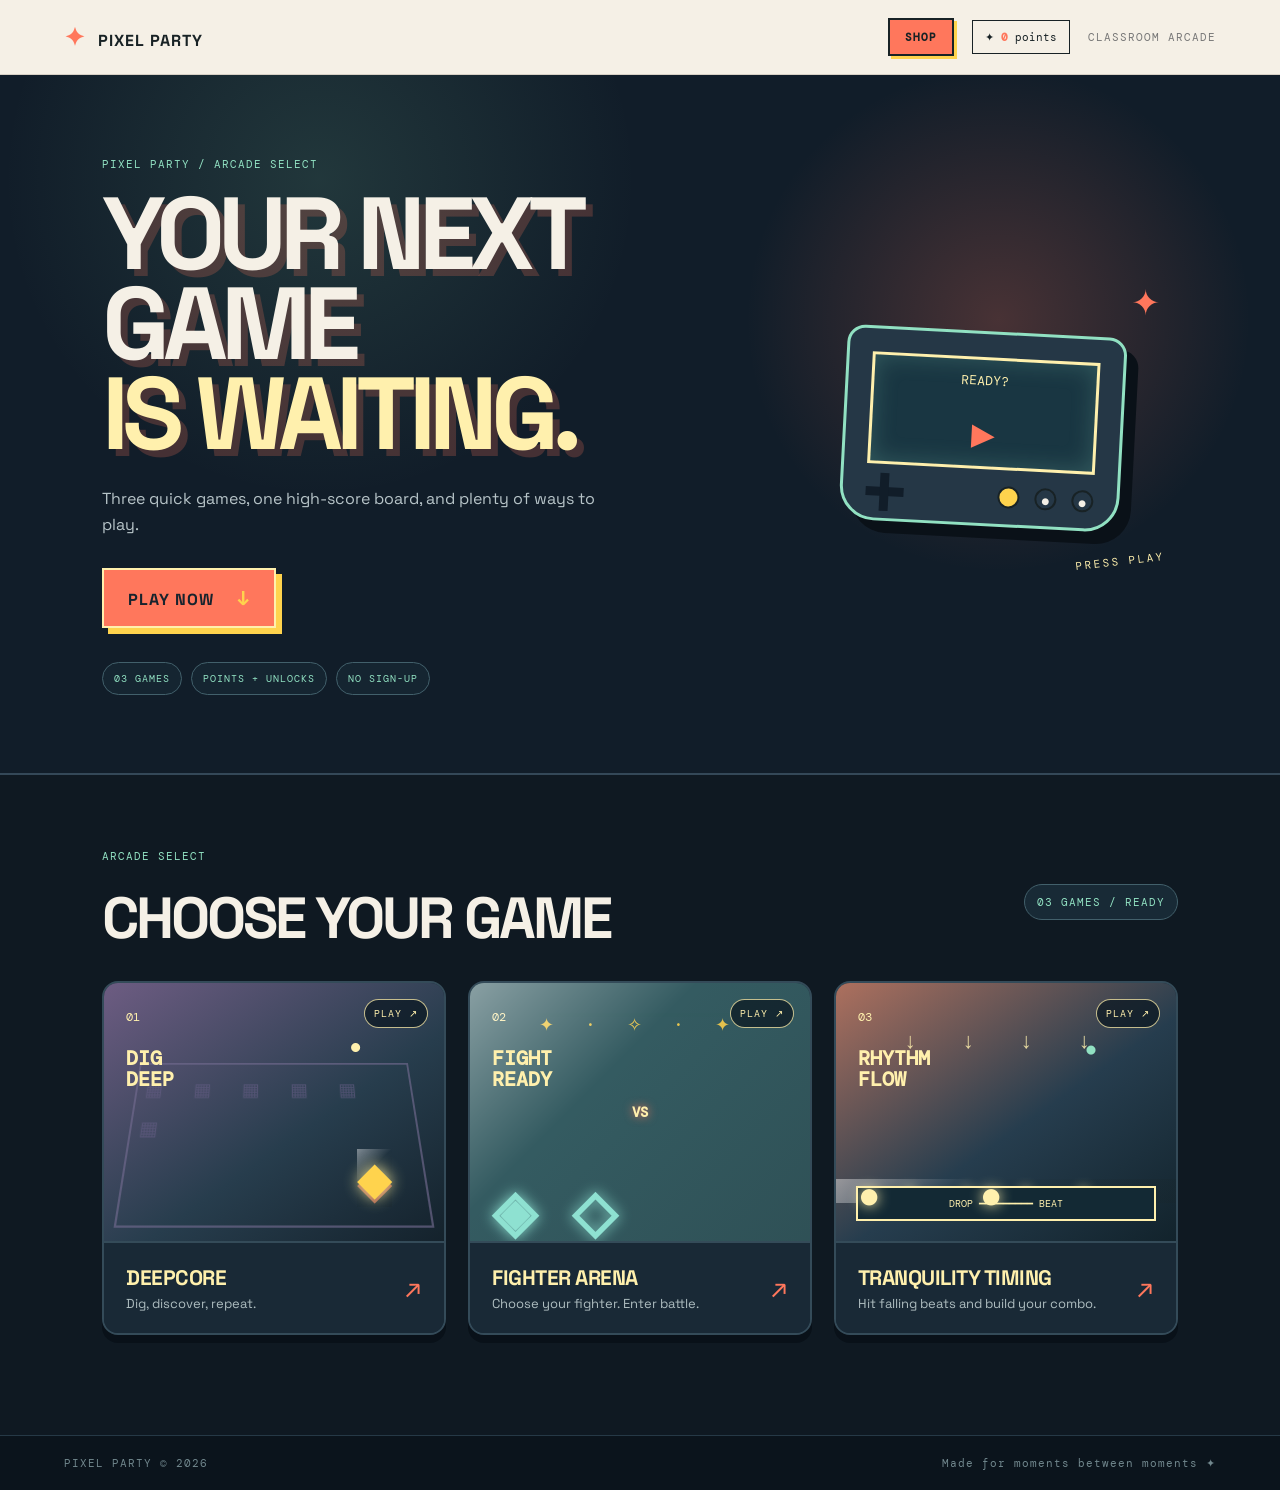
<file: index.html>
<!doctype html>
<html lang="en">
<head>
<meta charset="UTF-8">
<meta name="viewport" content="width=device-width,initial-scale=1,maximum-scale=1,user-scalable=no,viewport-fit=cover">
<meta name="theme-color" content="#ffd34d">
<title>Pixel Party — Classroom Arcade</title>
<link rel="stylesheet" href="styles.css">
<script src="score.js"></script>
</head>
<body>
<header class="topbar">
  <a class="logo" href="index.html"><span>✦</span> PIXEL PARTY</a>
  <nav>
    <a class="nav-link" href="shop.html">Shop</a>
    <span class="points-pill">✦ <b data-points>0</b> points</span>
    <span class="school-tag">CLASSROOM ARCADE</span>
  </nav>
</header>
<main>
  <section class="cover">
    <div class="cover-copy">
      <p class="kicker">PIXEL PARTY / ARCADE SELECT</p>
      <h1>Your next game<br><i>is waiting.</i></h1>
      <p class="lede">Three quick games, one high-score board, and plenty of ways to play.</p>
      <a class="button primary" href="#games">Play now <span>↓</span></a>
      <div class="hero-meta"><span>03 GAMES</span><span>POINTS + UNLOCKS</span><span>NO SIGN-UP</span></div>
    </div>
    <div class="cover-art">
      <div class="sun">✦</div>
      <div class="console">
        <div class="screen"><span>READY?</span><b>▶</b></div>
        <div class="controls"><i></i><em></em><strong>●</strong><strong>●</strong></div>
      </div>
    </div>
  </section>
  <section class="games" id="games">
    <div class="section-top">
      <div><p class="kicker">ARCADE SELECT</p><h2>Choose your game</h2></div>
      <span class="count">03 GAMES / READY</span>
    </div>
    <div class="game-grid">
      <a class="game-card clean-card" href="deepcore/index.html">
        <div class="art"><span class="art-number">01</span><span class="art-title">DIG<br>DEEP</span><span class="room">◆</span><span class="trash t1">✦</span><span class="broom">⚒</span></div>
        <div class="card-body"><div><h3>Deepcore</h3><p>Dig, discover, repeat.</p></div><span class="go">↗</span></div>
      </a>
      <a class="game-card hide-card" href="game.html?game=fighter">
        <div class="art fighter-art"><span class="art-number">02</span><span class="art-title">FIGHT<br>READY</span><span class="fighter-a">◆</span><span class="fighter-b">✦</span><b class="vs">VS</b></div>
        <div class="card-body"><div><h3>Fighter Arena</h3><p>Choose your fighter. Enter battle.</p></div><span class="go">↗</span></div>
      </a>
      <a class="game-card maze-card" href="game.html?game=running">
        <div class="art runner-art"><span class="art-number">03</span><span class="art-title">RHYTHM<br>FLOW</span><span class="runner-a">◆</span><span class="runner-b">✦</span><span class="track">DROP ━━━━━━━━━ BEAT</span></div>
        <div class="card-body"><div><h3>Tranquility Timing</h3><p>Hit falling beats and build your combo.</p></div><span class="go">↗</span></div>
      </a>
    </div>
  </section>
</main>
<footer><span>PIXEL PARTY © 2026</span><span>Made for moments between moments ✦</span></footer>
</body>
</html>
</file>
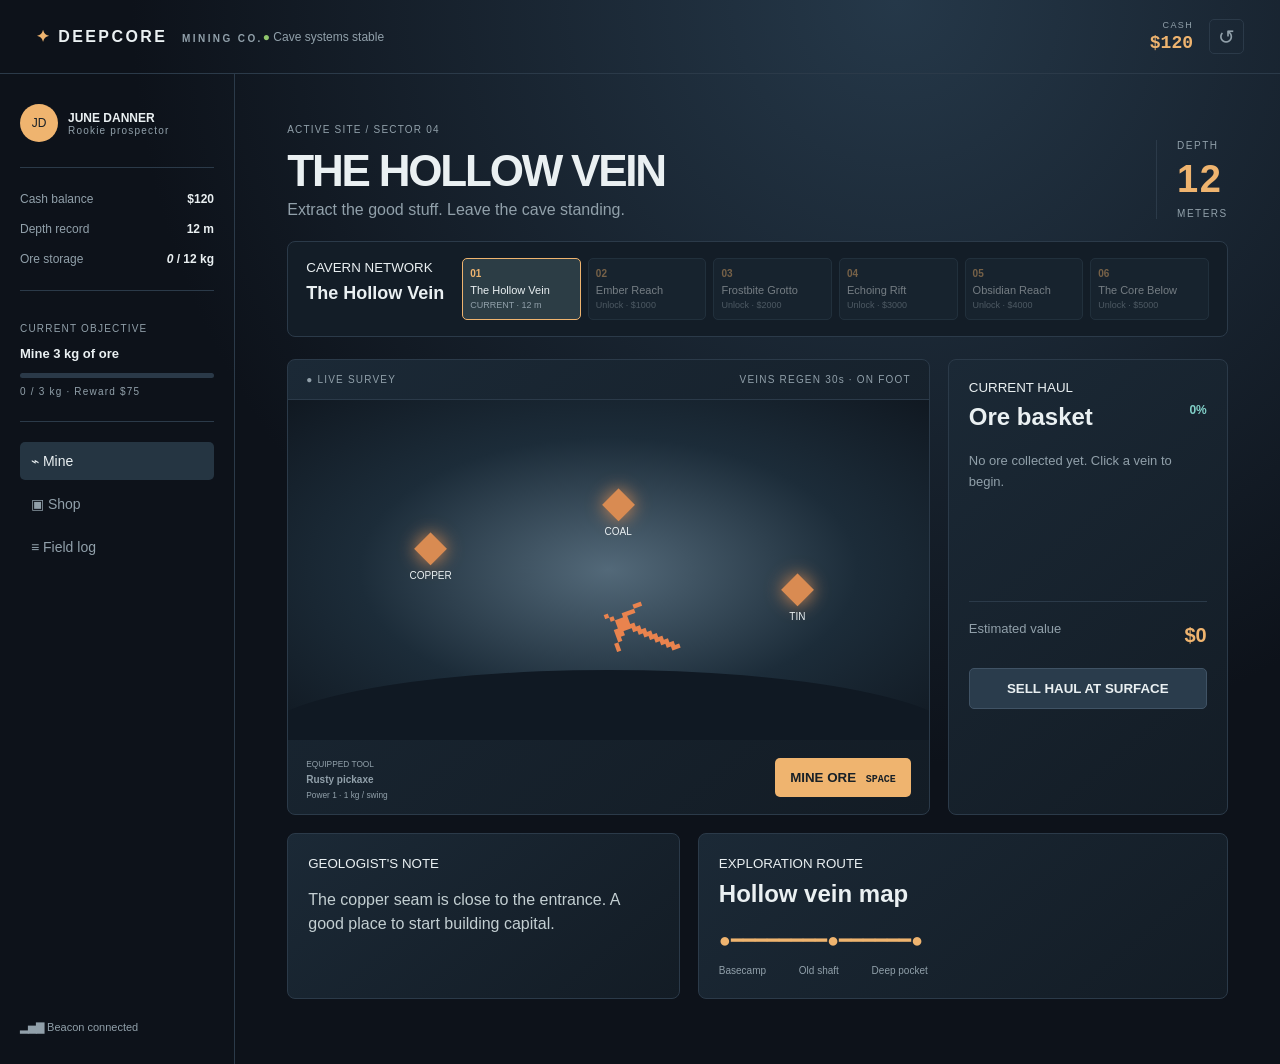
<file: Deepcore-Cave-Mining/index.html>
<!doctype html><html lang="en"><head><meta charset="UTF-8"><meta name="viewport" content="width=device-width,initial-scale=1"><title>Deepcore — Cave Mining Company</title><link rel="stylesheet" href="styles.css"></head><body><main class="app"><header><div class="brand">✦ DEEPCORE <small>MINING CO.</small></div><div class="status">● Cave systems stable</div><button id="reset">↺</button></header><div class="layout"><aside><div class="profile"><div class="avatar">JD</div><div><b>JUNE DANNER</b><small>Rookie prospector</small></div></div><div class="stats"><span>Cash balance <b id="cash">$120</b></span><span>Depth record <b id="depth">12 m</b></span><span>Ore storage <b><i id="storage">0</i> / 12 kg</b></span></div><div class="objective"><small>CURRENT OBJECTIVE</small><b id="objective">Mine 3 kg of ore</b><div><i id="progress"></i></div><small id="progressText">0 / 3 kg</small></div><nav><button class="active" data-view="mine">⌁ Mine</button><button data-view="shop">▣ Shop</button><button data-view="log">≡ Field log</button></nav><footer>▂▅▇ Beacon connected</footer></aside><section class="content"><div id="mineView"><div class="heading"><div><small>ACTIVE SITE / SECTOR 04</small><h1>THE HOLLOW VEIN</h1><p>Extract the good stuff. Leave the cave standing.</p></div><div class="depthBox">DEPTH<strong id="depthBig">12</strong>METERS</div></div><div class="mineLayout"><section class="panel cave"><div class="toolbar">● LIVE SURVEY <span>VEINS REGEN 30s · ON FOOT</span></div><div class="scene"><div class="miner">⛏</div><button class="ore copper" data-ore="copper">◆<small>copper</small></button><button class="ore quartz" data-ore="quartz">✦<small>quartz</small></button><button class="ore iron" data-ore="iron">◆<small>iron</small></button><div class="floor"></div></div><div class="caveFooter"><span><small>EQUIPPED TOOL</small><b>Rusty pickaxe</b><small>Power 1 · 1 kg / swing</small></span><button class="primary" id="mine">MINE ORE <kbd>SPACE</kbd></button></div></section><section class="panel haul"><small>CURRENT HAUL</small><h2>Ore basket <em id="capacity">0%</em></h2><div id="haulList">No ore collected yet. Click a vein to begin.</div><div class="total">Estimated value <b id="value">$0</b></div><button class="secondary" id="sell">SELL HAUL AT SURFACE</button></section></div><div class="lower"><section class="panel note"><small>GEOLOGIST'S NOTE</small><p id="note">The copper seam is close to the entrance. A good place to start building capital.</p></section><section class="panel map"><small>EXPLORATION ROUTE</small><h2>Hollow vein map</h2><div class="route">●━━━━━━━━●━━━━━━●<small>Basecamp　　　 Old shaft　　　 Deep pocket</small></div></section></div></div><div id="shopView" class="hidden"><div class="heading"><div><small>BASECAMP / SUPPLY DEPOT</small><h1>UPGRADE YOUR RIG</h1><p>Spend smart. Go deeper. Bring more back.</p></div></div><div class="shop"><article class="panel"><big>⛏</big><h2>Steel pickaxe</h2><p>Increase your mining power.</p><button class="secondary" data-upgrade="power">BUY · $80</button></article><article class="panel"><big>▣</big><h2>Storage crate</h2><p>Carry 8 more kilograms of ore.</p><button class="secondary" data-upgrade="storage">BUY · $100</button></article></div></div><div id="logView" class="hidden"><div class="heading"><div><small>FIELD NOTES / SECTOR 04</small><h1>PROSPECTOR'S LOG</h1></div></div><section class="panel log" id="log"></section></div></section></div></main><script src="script.js"></script></body></html>
</file>
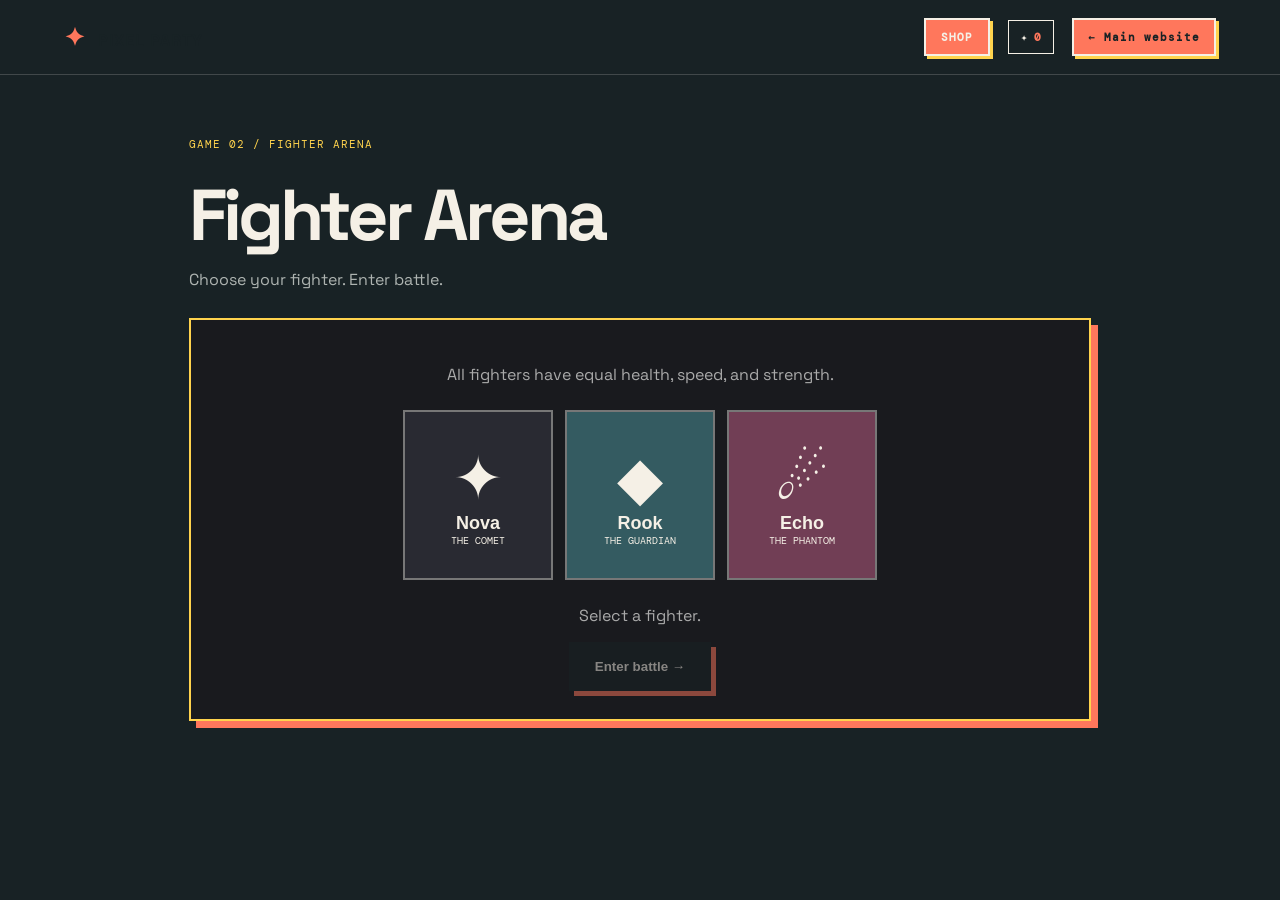
<file: game.html>
<!doctype html>
<html lang="en"><head><meta charset="UTF-8"><meta name="viewport" content="width=device-width,initial-scale=1,maximum-scale=1,user-scalable=no,viewport-fit=cover"><meta name="theme-color" content="#182225"><title>Pixel Party Game</title><link rel="stylesheet" href="styles.css"><script src="score.js"></script></head><body class="game-page"><header class="topbar"><a class="logo" href="index.html"><span>✦</span> PIXEL PARTY</a><nav><a class="nav-link back" href="shop.html">Shop</a><span class="points-pill">✦ <b data-points>0</b></span><a class="back" href="index.html">← Main website</a></nav></header><main class="play"><div class="play-head"><div><p class="kicker" id="game-kicker">PIXEL PARTY</p><h1 id="game-title">Game</h1><p id="game-desc">Loading...</p></div></div><section id="game-area"></section></main><script src="script.js"></script></body></html>
</file>
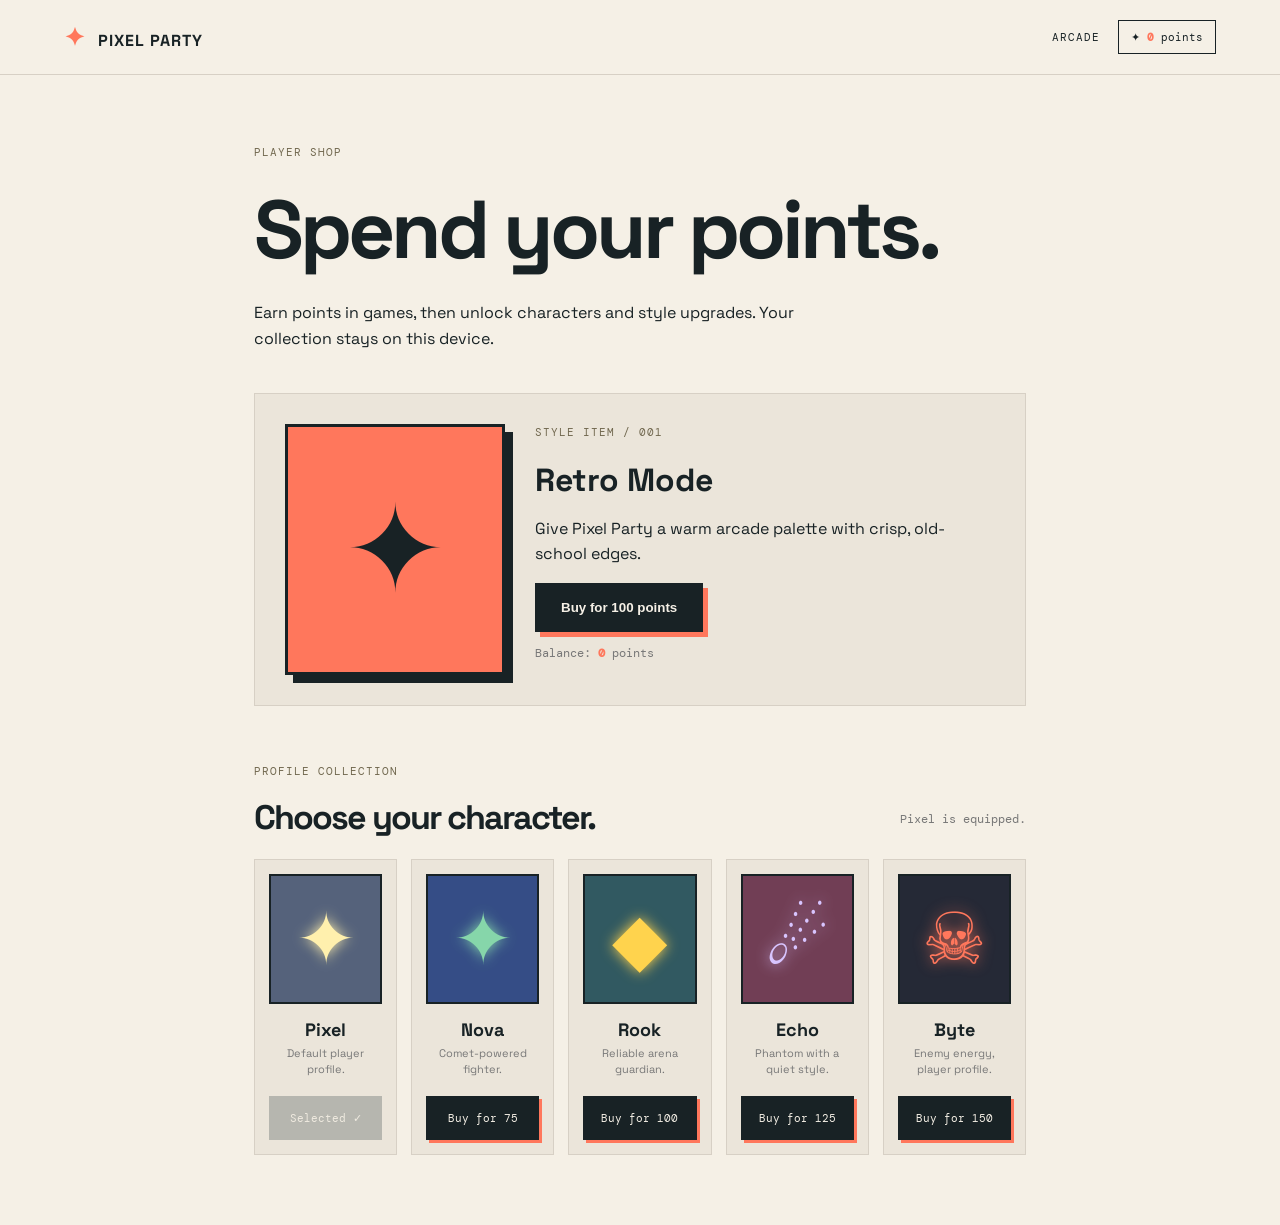
<file: shop.html>
<!doctype html>
<html lang="en">
<head>
<meta charset="UTF-8"><meta name="viewport" content="width=device-width,initial-scale=1,maximum-scale=1,user-scalable=no,viewport-fit=cover">
<title>Pixel Party Shop</title><link rel="stylesheet" href="styles.css"><script src="score.js"></script>
</head>
<body class="shop-page">
<header class="topbar"><a class="logo" href="index.html"><span>✦</span> PIXEL PARTY</a><nav><a class="nav-link" href="index.html">Arcade</a><span class="points-pill">✦ <b data-points>0</b> points</span></nav></header>
<main class="shop-main">
<p class="kicker">PLAYER SHOP</p><h1>Spend your points.</h1><p class="lede">Earn points in games, then unlock characters and style upgrades. Your collection stays on this device.</p>
<section class="shop-card"><div class="shop-art">✦</div><div class="shop-copy"><p class="kicker">STYLE ITEM / 001</p><h2>Retro Mode</h2><p>Give Pixel Party a warm arcade palette with crisp, old-school edges.</p><button class="button primary" id="buy-retro">Buy for 100 points</button><p class="shop-note" id="shop-note">Balance: <b data-points>0</b> points</p></div></section>
<section class="profile-shop"><div class="shop-section-head"><div><p class="kicker">PROFILE COLLECTION</p><h2>Choose your character.</h2></div><p class="shop-note" id="profile-status">Pixel is equipped.</p></div><div class="profile-grid">
<article class="profile-card"><div class="profile-art profile-pixel">✦</div><h3>Pixel</h3><p>Default player profile.</p><button class="button profile-action" data-profile="pixel" data-price="0">Select</button></article>
<article class="profile-card"><div class="profile-art profile-nova">✦</div><h3>Nova</h3><p>Comet-powered fighter.</p><button class="button profile-action" data-profile="nova" data-price="75">Buy for 75</button></article>
<article class="profile-card"><div class="profile-art profile-rook">◆</div><h3>Rook</h3><p>Reliable arena guardian.</p><button class="button profile-action" data-profile="rook" data-price="100">Buy for 100</button></article>
<article class="profile-card"><div class="profile-art profile-echo">☄</div><h3>Echo</h3><p>Phantom with a quiet style.</p><button class="button profile-action" data-profile="echo" data-price="125">Buy for 125</button></article>
<article class="profile-card"><div class="profile-art profile-byte">☠</div><h3>Byte</h3><p>Enemy energy, player profile.</p><button class="button profile-action" data-profile="byte" data-price="150">Buy for 150</button></article>
</div></section>
</main>
<script>
const button=document.querySelector('#buy-retro'),note=document.querySelector('#shop-note');
function update(){const owned=PixelParty.retro();button.disabled=owned;button.textContent=owned?'Owned ✓':'Buy for 100 points';note.innerHTML=owned?'Retro Mode is active on this device.':'Balance: <b data-points>'+PixelParty.points()+'</b> points';}
button.onclick=()=>{if(PixelParty.retro())return;if(!PixelParty.spend(100)){note.textContent='You need 100 points first.';return;}PixelParty.buyRetro();update();};
const profileKey='pixel-party-profiles',selectedKey='pixel-party-selected';
const getProfiles=()=>JSON.parse(localStorage.getItem(profileKey)||'["pixel"]');
const setProfiles=profiles=>localStorage.setItem(profileKey,JSON.stringify(profiles));
const selectedProfile=()=>localStorage.getItem(selectedKey)||'pixel';
function renderProfiles(){const owned=getProfiles(),selected=selectedProfile();document.querySelectorAll('.profile-action').forEach(action=>{const id=action.dataset.profile,price=Number(action.dataset.price),has=owned.includes(id);action.textContent=id===selected?'Selected ✓':has?'Select':`Buy for ${price}`;action.disabled=id===selected;});const active=document.querySelector('#profile-status');active.textContent=(selected[0].toUpperCase()+selected.slice(1))+' is equipped.';}
document.querySelectorAll('.profile-action').forEach(action=>action.onclick=()=>{const id=action.dataset.profile,price=Number(action.dataset.price),owned=getProfiles();if(!owned.includes(id)){if(!PixelParty.spend(price)){document.querySelector('#profile-status').textContent='You need more points for that character.';return;}owned.push(id);setProfiles(owned);}localStorage.setItem(selectedKey,id);renderProfiles();});
document.addEventListener('pointschange',()=>{update();renderProfiles();});document.addEventListener('themechange',update);update();renderProfiles();
</script></body></html>
</file>
<file: styles.css>
@import url('https://fonts.googleapis.com/css2?family=DM+Mono&family=Space+Grotesk:wght@400;600;700&display=swap');:root{--ink:#182225;--cream:#f5f0e6;--orange:#ff775c;--yellow:#ffd34d;--mint:#bce8d2;--lav:#c9c1f1;--line:#d7d0c5}*{box-sizing:border-box}body{margin:0;background:var(--cream);color:var(--ink);font-family:'Space Grotesk',sans-serif}.topbar{height:75px;border-bottom:1px solid var(--line);display:flex;align-items:center;justify-content:space-between;padding:0 5vw}.logo{color:var(--ink);font-weight:700;letter-spacing:1px;text-decoration:none}.logo span{color:var(--orange);font-size:25px;margin-right:7px}.school-tag,.back,.count,.kicker,footer,.score small,.game-tip,.toolbar,.keys{font:11px 'DM Mono',monospace;letter-spacing:1px}.school-tag,.count{color:#777}.back{color:var(--cream);text-decoration:none}.cover{min-height:505px;padding:75px 12vw 70px;display:flex;justify-content:space-between;align-items:center;background:var(--yellow)}.cover-copy{max-width:510px}.kicker{color:#71684f;margin:0 0 18px}.cover h1{font-size:clamp(52px,7vw,92px);line-height:.88;letter-spacing:-5px;margin:0 0 27px}.cover h1 i{color:var(--orange);font-style:normal}.lede{font-size:16px;line-height:1.6;max-width:425px;margin:0 0 30px}.button{display:inline-block;padding:15px 24px;border:2px solid var(--ink);background:var(--ink);color:var(--cream);text-decoration:none;font-weight:700;box-shadow:5px 5px var(--orange)}.button span{color:var(--yellow);font-size:20px;margin-left:18px}.cover-art{width:380px;height:300px;position:relative}.console{position:absolute;top:55px;left:45px;width:280px;height:195px;background:var(--orange);border:3px solid var(--ink);border-radius:18px 18px 35px 35px;box-shadow:10px 10px var(--ink);transform:rotate(4deg);padding:23px}.screen{height:112px;border:3px solid var(--ink);background:#8dcab0;display:grid;place-items:center;color:var(--ink);font:13px 'DM Mono';gap:3px}.screen b{font-size:28px}.controls{display:flex;align-items:center;gap:15px;padding-top:16px}.controls i{width:38px;height:9px;background:var(--ink);display:block;position:relative}.controls i:after{content:'';position:absolute;width:9px;height:38px;background:var(--ink);left:14px;top:-14px}.controls em,.controls strong{width:22px;height:22px;border:2px solid var(--ink);border-radius:50%;font-style:normal;text-align:center}.controls em{margin-left:auto;background:var(--yellow)}.sun,.spark{position:absolute;color:var(--orange);font-size:35px}.sun{right:18px;top:5px}.spark-a{left:10px;bottom:20px}.spark-b{right:0;bottom:75px;font-size:50px}.games{padding:70px 5vw 90px}.section-top{display:flex;justify-content:space-between;align-items:end;margin-bottom:26px}.section-top h2{font-size:42px;letter-spacing:-2px;margin:0}.game-grid{display:grid;grid-template-columns:repeat(3,1fr);gap:18px}.game-card{color:var(--ink);text-decoration:none;border:1px solid var(--line);background:#ebe5da;transition:.2s}.game-card:hover{transform:translateY(-6px);box-shadow:7px 7px var(--orange)}.art{height:245px;position:relative;overflow:hidden;padding:22px}.clean-card .art{background:var(--lav)}.hide-card .art{background:var(--mint)}.maze-card .art{background:#ffb193}.art-number{font:12px 'DM Mono'}.art-title{position:absolute;left:22px;top:65px;font:17px 'DM Mono';line-height:1.05}.room{position:absolute;right:65px;bottom:28px;font-size:145px;color:#a29bc8}.trash{position:absolute;font-size:48px;color:var(--orange);text-shadow:3px 3px var(--ink)}.t1{right:45px;top:50px}.t2{right:125px;bottom:31px;color:var(--yellow)}.broom{position:absolute;right:30px;bottom:15px;font-size:150px;transform:rotate(-35deg)}.bush{position:absolute;right:36px;bottom:5px;font-size:180px;color:#60aa84}.eyes{position:absolute;right:96px;bottom:97px;font-size:25px;letter-spacing:12px;background:var(--ink);color:var(--cream);padding:4px 2px;border-radius:50%}.leaf{position:absolute;right:27px;top:31px;color:var(--orange);font-size:35px}.mini-maze{position:absolute;right:35px;top:48px;font:38px 'DM Mono';line-height:1.35;transform:rotate(-8deg)}.maze-dot{position:absolute;right:68px;bottom:42px;font-size:25px;color:var(--yellow)}.card-body{padding:18px 20px;display:flex;justify-content:space-between;align-items:center;border-top:1px solid var(--line)}.card-body h3{font-size:19px;margin:0 0 4px}.card-body p{color:#777;margin:0;font-size:12px}.go{font-size:27px;color:var(--orange)}footer{border-top:1px solid var(--line);padding:20px 5vw;color:#777;display:flex;justify-content:space-between}.game-page{background:var(--ink);color:var(--cream);min-height:100vh}.game-page .topbar{border-color:#41484a}.play{max-width:950px;margin:auto;padding:62px 24px}.play-head{display:flex;justify-content:space-between;align-items:end;margin-bottom:28px}.play-head .kicker{color:var(--yellow)}.play h1{font-size:clamp(45px,7vw,72px);letter-spacing:-4px;margin:0 0 8px}.play-head p:not(.kicker){color:#aeb4b1;margin:0}.score{border:1px solid #58605e;padding:12px 18px;text-align:right}.score small{display:block;color:#aeb4b1}.score b{font:29px 'DM Mono';color:var(--yellow)}#game-area{background:#eee8dd;color:var(--ink);padding:20px;border:1px solid #777;min-height:450px}.toolbar{display:flex;justify-content:space-between;align-items:center;margin-bottom:14px}.toolbar button{font:inherit;border:0;background:none;text-decoration:underline;cursor:pointer}.clean-board,.seek-board{height:360px;position:relative;overflow:hidden;border:5px solid #67607e}.clean-board{background:var(--lav)}.item{position:absolute;border:0;background:none;font-size:38px;cursor:pointer;transition:.15s}.item:hover{transform:scale(1.2)}.item.found{transform:scale(2);opacity:0}.seek-board{background:#9bd1ad;border-color:#477c5c}.seek-board:before{content:'🌳  🌿  🌳  🌿  🌳  🌿  🌳';position:absolute;inset:20px;color:#3b865a;font-size:75px;line-height:1.8;opacity:.7}.seek-board button{position:absolute;z-index:1;border:0;background:transparent;color:transparent;font-size:23px;cursor:pointer}.game-tip{text-align:center;color:#777;padding-top:15px}.maze-board{display:grid;grid-template-columns:repeat(9,1fr);max-width:540px;margin:auto;border:7px solid #5d556d;background:#5d556d;gap:4px}.cell{aspect-ratio:1;background:#ede2c9;display:grid;place-items:center;font-size:22px}.cell.wall{background:#5d556d}.cell.player{background:var(--orange)}.cell.goal{background:var(--yellow)}.keys{text-align:center;color:#777;margin-top:15px}@media(max-width:760px){.cover{padding:55px 8vw;display:block}.cover-art{width:100%;height:270px;margin-top:30px}.console{left:10%}.game-grid{grid-template-columns:1fr}.game-card:not(:first-child){display:none}.section-top{display:block}.count{display:block;margin-top:15px}.school-tag{display:none}.play{padding:45px 15px}.play-head{align-items:start}footer{display:block}footer span{display:block;margin:5px 0}}
.fighter-art{background:#345b61!important}.fighter-a,.fighter-b{position:absolute;font-size:105px;bottom:30px;text-shadow:4px 4px var(--ink)}.fighter-a{left:35px;color:#8ee1d1}.fighter-b{right:45px;color:#ffac8e}.vs{position:absolute;left:48%;top:50%;background:var(--ink);color:var(--yellow);padding:8px}.runner-art{background:#e98d6c!important}.runner-a,.runner-b{position:absolute;font-size:65px;bottom:45px}.runner-a{left:35%}.runner-b{right:30%;bottom:85px}.track{position:absolute;bottom:28px;left:15px;font:10px 'DM Mono'}.fighter-select,.battle,.runner-game{background:#eee8dd;color:var(--ink);padding:28px;text-align:center;border:2px solid #777}.fighter-choice{display:flex;justify-content:center;gap:12px;margin:25px 0}.fighter-choice button{width:150px;height:170px;background:#394d67;color:white;border:2px solid #777;font-size:60px;cursor:pointer}.fighter-choice button:nth-child(2){background:#345b61}.fighter-choice button:nth-child(3){background:#713e55}.fighter-choice button.selected,.fighter-choice button:hover{border-color:var(--orange);box-shadow:5px 5px var(--orange)}.fighter-choice b,.fighter-choice small{display:block;font-size:18px}.fighter-choice small{font:10px 'DM Mono'}.fighter-select button:disabled{opacity:.5}.battle{display:none}.battle-stage{font-size:75px;display:flex;justify-content:center;gap:40px;margin:25px}.battle-stage span{font:20px 'DM Mono';padding-top:25px}.battle-menu,.move-list{display:flex;justify-content:center;gap:8px;margin:18px;flex-wrap:wrap}.battle-menu button,.move-list button{background:#292a32;color:var(--cream);border:2px solid #777;padding:12px;font:11px 'DM Mono';cursor:pointer}.move-list button:hover,.battle-menu button:hover{border-color:var(--orange)}.runner-game{background:linear-gradient(#e9906c 0 38%,#3e4d5e 38%);min-height:520px;overflow:hidden}.runner-game input{padding:14px;background:#20252b;color:white;border:2px solid #aaa;margin:14px}.run-track{height:270px;margin-top:25px;position:relative;border:3px solid var(--yellow);background:repeating-linear-gradient(0deg,transparent 0 50px,rgba(255,255,255,.5) 51px 53px);overflow:hidden}.start-line,.finish-line{position:absolute;top:0;bottom:0;border-left:4px solid var(--yellow);writing-mode:vertical-rl;padding:10px;font:10px 'DM Mono';color:var(--yellow)}.start-line{left:3%}.finish-line{right:4%}.you-run,.npc{position:absolute;left:7%;font-size:55px}.you-run{top:8px;filter:drop-shadow(0 0 5px var(--yellow));z-index:2}.you-run b{font:10px 'DM Mono';display:block;color:var(--yellow)}.npc{animation:none}.n1{top:60px}.n2{top:112px}.n3{top:164px}.runner-game.racing .you-run,.runner-game.racing .npc{animation:run-right 8s linear forwards}.n1{animation-delay:.4s!important}.n2{animation-delay:.8s!important}.n3{animation-delay:1.1s!important}@keyframes run-right{to{left:82%}}.timing{width:170px;height:60px;margin:20px auto;border:3px solid var(--yellow);border-radius:50%;display:grid;place-items:center;font:10px 'DM Mono'}.timing.ready{animation:ring 1.3s linear infinite}@keyframes ring{0%{box-shadow:0 0 0 40px rgba(255,212,73,.05)}100%{box-shadow:0 0 0 2px var(--orange)}}
.timing-panel{margin:20px auto;padding:18px;max-width:420px;background:#292a32;color:var(--cream);border:2px solid var(--yellow)}.timing-panel b{display:block;color:var(--yellow);font:12px 'DM Mono';margin-bottom:14px}.timing-panel small{display:block;color:#aaa;font:10px 'DM Mono';margin-top:12px}.timing-bar{height:20px;background:#555;border:2px solid #aaa;position:relative;cursor:pointer;overflow:hidden}.timing-bar:after{content:'';position:absolute;left:43%;width:14%;height:100%;background:var(--orange)}.timing-bar i{position:absolute;left:0;top:-4px;height:26px;width:5px;background:white;box-shadow:0 0 8px white;z-index:2}
.timing-bar:after{left:36%!important;width:28%!important}
.game-page #game-area{background:transparent;color:var(--cream);border:0;padding:0}.fighter-select,.battle,.runner-game{background:#191a1e;color:var(--cream);border:2px solid var(--yellow);box-shadow:7px 7px var(--orange)}.fighter-select p,.battle p,.runner-game p{color:#aaa}.fighter-choice button{background:#292a32;color:var(--cream);border-color:#777}.fighter-choice button:nth-child(2){background:#345b61}.fighter-choice button:nth-child(3){background:#713e55}.battle h2,.runner-game h2{color:var(--cream)}.battle-menu button,.move-list button{background:#292a32;color:var(--cream);border-color:#777}.battle-menu button:hover,.move-list button:hover{border-color:var(--yellow);color:var(--yellow)}.runner-game input{background:#292a32;border-color:#777;color:var(--cream)}
.move-list button[data-damage]::after{content:attr(data-damage) ' DMG';margin-left:12px;color:var(--orange);font:10px 'DM Mono'}
.tranquil-game{background:linear-gradient(145deg,#202d3a,#314f58)!important;color:var(--cream)!important;min-height:430px}.calm-meter{height:34px;max-width:580px;margin:45px auto 28px;position:relative;background:#18232b;border:3px solid #8bd6c0;border-radius:8px;cursor:pointer;overflow:hidden}.calm-zone{position:absolute;left:38%;width:24%;height:100%;background:#86d6aa;box-shadow:0 0 22px #86d6aa}.calm-marker{position:absolute;left:0;top:-7px;width:8px;height:42px;background:#fff4bd;box-shadow:0 0 12px #fff4bd;z-index:2}.calm-marker.calm-moving{animation:calm-slide 1.8s ease-in-out infinite alternate}@keyframes calm-slide{from{left:2%}to{left:96%}}
.lane-rhythm{background:linear-gradient(160deg,#1d3440,#263b4e);color:var(--cream);padding:28px;text-align:center;border:2px solid #86d6aa;box-shadow:0 0 25px rgba(134,214,170,.25)}.falling-lanes{display:grid;grid-template-columns:repeat(4,1fr);gap:5px;max-width:520px;height:390px;margin:25px auto;overflow:hidden;background:#18242e;border:3px solid #86d6aa}.falling-lanes>div{position:relative;border-left:1px solid #42606b;border-right:1px solid #42606b;background:linear-gradient(#243744,#1b2934)}.falling-lanes>div:after{content:'';position:absolute;left:0;right:0;bottom:45px;height:4px;background:#fff0ad;box-shadow:0 0 12px #fff0ad}.falling-lanes b{position:absolute;bottom:13px;left:0;right:0;color:#86d6aa;font:12px 'DM Mono';z-index:3}.falling-note{position:absolute;left:50%;top:-30px;transform:translateX(-50%);color:#fff0ad;font-size:30px;text-shadow:0 0 12px #86d6aa;animation:beat-fall 1.9s linear forwards;z-index:2}.falling-lanes>div.hit{background:#41635f}.falling-lanes>div.hit:after{box-shadow:0 0 25px #fff0ad}@keyframes beat-fall{to{top:calc(100% - 72px)}}
.mode-select{display:flex;justify-content:center;gap:8px;margin:18px}.mode-select button{background:#243744;color:var(--cream);border:2px solid #5b8185;padding:10px 15px;font:11px 'DM Mono';cursor:pointer}.mode-select button.selected,.mode-select button:hover{background:#86d6aa;color:#182225;border-color:#fff0ad}.falling-note{animation-duration:var(--fall-time,1.9s)}
.lane-rhythm.hard-mode .falling-note{animation-duration:.72s!important}.lane-rhythm.hard-mode .falling-lanes>div:after{background:#ff775c;box-shadow:0 0 18px #ff775c}.lane-rhythm.hard-mode .falling-lanes{border-color:#ff775c}
.lane-rhythm .falling-note{animation-duration:1.9s!important}.lane-rhythm .falling-lanes>div:after{height:16px;bottom:38px}
.lane-rhythm{position:relative;background:linear-gradient(160deg,#172d3b,#245263)!important;border:1px solid #91e1c2!important;box-shadow:0 14px 35px rgba(4,18,28,.45),inset 0 0 45px rgba(145,225,194,.08)!important;overflow:hidden}.lane-rhythm:before{content:'〰 〰 〰 〰 〰 〰 〰 〰';position:absolute;left:-5%;right:-5%;bottom:16px;color:rgba(145,225,194,.14);font-size:30px;letter-spacing:18px;white-space:nowrap;pointer-events:none}.lane-rhythm h2{font-weight:600;letter-spacing:-1px}.lane-rhythm .kicker{color:#91e1c2}.falling-lanes{position:relative;z-index:1;border:1px solid rgba(145,225,194,.45);border-radius:10px;box-shadow:0 0 24px rgba(145,225,194,.14);background:rgba(8,24,34,.72)}.falling-lanes>div{background:linear-gradient(180deg,rgba(42,77,91,.6),rgba(13,31,42,.78));border-color:rgba(145,225,194,.16)}.falling-lanes>div:after{height:18px!important;bottom:36px!important;background:#fff0ad;border-radius:99px;box-shadow:0 0 18px #fff0ad}.falling-lanes b{color:#91e1c2}.falling-note{color:#fff0ad;font-size:26px;text-shadow:0 0 8px #fff0ad,0 0 20px #91e1c2}.mode-select button{border-radius:99px}.lane-rhythm .button{position:relative;z-index:2;background:#91e1c2;color:#172d3b;box-shadow:4px 4px #ffd34d}.lane-rhythm .button:hover{background:#fff0ad}.lane-rhythm #beat-score{color:#fff0ad;font-weight:600;letter-spacing:1px}
.falling-note{animation-fill-mode:forwards}@keyframes beat-fall{from{top:-30px}to{top:calc(100% + 35px)}}
.falling-note{font-size:18px!important;line-height:1;width:20px;height:20px;text-align:center}
.falling-note{font-size:20px!important;width:32px;height:32px;line-height:32px;border-radius:50%;background:#fff0ad;color:#245263;box-shadow:0 0 14px #fff0ad;text-shadow:none}
.button,.game-card,.game-card *,.fighter-choice button,.battle-menu button,.move-list button,.mode-select button,.timing-bar,.calm-meter,.falling-lanes>[data-key]{touch-action:manipulation}
html{min-height:100%;overscroll-behavior:none}body{min-height:100dvh;overscroll-behavior:none;-webkit-tap-highlight-color:transparent}button,a{touch-action:manipulation}button{min-height:44px}
@media(max-width:760px){
  .topbar{height:58px;padding:0 max(18px,env(safe-area-inset-left)) 0 max(18px,env(safe-area-inset-right))}
  .cover{min-height:calc(100dvh - 58px);padding:34px 20px 28px;overflow:hidden}.cover h1{font-size:clamp(43px,14vw,68px);letter-spacing:-3px}.cover-art{height:210px;margin-top:12px}.console{top:18px;left:50%;width:min(280px,84vw);transform:translateX(-50%) rotate(3deg)}
  .games{padding:42px 20px 55px}.section-top h2{font-size:34px}.game-grid{gap:16px}.art{height:205px}.game-card:hover{transform:none}.card-body{min-height:82px;padding:16px}.go{font-size:32px}
  footer{padding:18px 20px;font-size:10px}
  .game-page{height:100dvh;min-height:100dvh;overflow:hidden}.play{height:calc(100dvh - 58px);overflow:hidden;padding:22px 12px 18px}.play-head{margin-bottom:14px}.play h1{font-size:clamp(34px,11vw,54px);letter-spacing:-2px}.play-head p:not(.kicker){font-size:13px}.game-page #game-area{max-height:calc(100dvh - 160px);overflow:hidden}.fighter-select,.battle,.runner-game,.lane-rhythm{padding:16px 12px}.fighter-choice{gap:7px;margin:16px 0}.fighter-choice button{width:31%;height:132px;font-size:42px;padding:5px}.fighter-choice b{font-size:14px}.fighter-choice small{font-size:8px}.battle-stage{font-size:55px;gap:18px;margin:16px}.battle-menu,.move-list{gap:7px;margin:12px 0}.battle-menu button,.move-list button{min-height:48px;padding:10px 8px}.runner-game{min-height:0}.runner-game input{width:100%;margin:10px 0}.runner-game .button{width:100%}.run-track{height:220px;margin-top:15px}.timing-panel{margin:12px auto;padding:12px}.falling-lanes{height:min(52vh,330px);margin:16px auto}.lane-rhythm .button{width:100%}.mode-select{gap:5px;margin:12px 0}.mode-select button{flex:1;padding:10px 4px}.tranquil-game{min-height:0}.calm-meter{margin:28px auto 20px}
}
.topbar nav{display:flex;align-items:center;gap:18px}.nav-link{color:inherit;text-decoration:none;font:11px 'DM Mono',monospace;letter-spacing:1px;text-transform:uppercase}.points-pill{border:1px solid currentColor;padding:9px 12px;font:11px 'DM Mono',monospace;white-space:nowrap}.points-pill b{color:var(--orange)}.shop-main{max-width:900px;margin:auto;padding:70px 5vw}.shop-main h1{font-size:clamp(48px,7vw,82px);letter-spacing:-4px;margin:0 0 18px}.shop-main .lede{max-width:560px}.shop-card{display:grid;grid-template-columns:220px 1fr;gap:30px;margin-top:42px;padding:30px;border:1px solid var(--line);background:#ebe5da}.shop-art{display:grid;place-items:center;background:var(--orange);border:3px solid var(--ink);font-size:120px;min-height:220px;box-shadow:8px 8px var(--ink)}.shop-copy h2{font-size:32px;margin:0 0 10px}.shop-copy p{line-height:1.6}.shop-note{font:12px 'DM Mono',monospace;color:#777}.shop-note b{color:var(--orange)}button:disabled{cursor:not-allowed;opacity:.55}.retro{--ink:#2d1b10;--cream:#f7dba5;--orange:#d95f27;--yellow:#f1b83b;--mint:#b8c96b;--lav:#d39a67;--line:#9b633e}.retro body{font-family:'DM Mono',monospace}.retro .cover{background:var(--yellow)}.retro .game-card,.retro .shop-card{border-width:2px;box-shadow:5px 5px var(--ink)}
@media(max-width:760px){.topbar nav{gap:8px}.school-tag{display:none}.points-pill{padding:8px}.shop-main{padding:42px 20px}.shop-card{grid-template-columns:1fr;padding:18px;gap:20px}.shop-art{min-height:150px;font-size:90px}}
.falling-lanes>div:after{left:50%!important;right:auto!important;bottom:28px!important;width:46px;height:46px!important;transform:translateX(-50%);border-radius:50%;background:rgba(255,240,173,.22)!important;border:3px solid #fff0ad;box-shadow:0 0 18px #fff0ad!important}
.rhythm-feedback{position:absolute;left:50%;top:50%;transform:translate(-50%,-50%);z-index:8;color:#fff0ad;font:700 24px 'DM Mono';letter-spacing:2px;text-shadow:0 0 12px #86d6aa;pointer-events:none;animation:feedback-pop .65s ease-out forwards}@keyframes feedback-pop{from{opacity:1;transform:translate(-50%,-50%) scale(.8)}to{opacity:0;transform:translate(-50%,-90%) scale(1.15)}}
.game-card{border:2px solid #c8bca8;border-radius:14px;overflow:hidden;background:#f6f0e6;box-shadow:0 8px 0 rgba(24,34,37,.08)}.game-card:hover{box-shadow:8px 10px 0 var(--orange)}.art{height:255px;border-bottom:2px solid rgba(24,34,37,.18);isolation:isolate}.art:after{content:'';position:absolute;inset:0;pointer-events:none;opacity:.28;background:linear-gradient(135deg,rgba(255,255,255,.42),transparent 38%,rgba(24,34,37,.18))}.clean-card .art{background:radial-gradient(circle at 74% 24%,#fff8 0 3px,transparent 4px),linear-gradient(155deg,#d9d3f8 0 48%,#aaa2d0 48% 50%,#8178a4 50%)}.clean-card .art:before{content:'▦  ▦  ▦  ▦  ▦  ▦';position:absolute;inset:72px 24px 20px;color:#625b82;font:20px/2.1 'DM Mono';letter-spacing:10px;opacity:.65;border:2px solid #70698e;padding:8px;transform:perspective(160px) rotateX(10deg)}.clean-card .art:after{content:'◆';inset:auto 52px 34px auto;color:#ffd34d;opacity:1;font-size:46px;text-shadow:0 0 16px #fff0a0,0 4px 0 #a85f4c;z-index:1}.clean-card .art .room{opacity:.22;font-size:130px;z-index:0}.hide-card .art{background:radial-gradient(circle at 50% 20%,#8de4d5 0 2px,transparent 3px),linear-gradient(145deg,#244c57,#18323f 62%,#101d2c)}.fighter-art:before{content:'✦  ·  ✧  ·  ✦';position:absolute;inset:30px 0 auto;text-align:center;color:#ffd34d;font:18px 'DM Mono';letter-spacing:10px;opacity:.9}.fighter-art:after{content:'VS';inset:0;display:grid;place-items:center;color:#ffd34d;font:700 14px 'DM Mono';opacity:1;text-shadow:0 0 10px #ff775c;z-index:2}.fighter-art .fighter-a,.fighter-art .fighter-b{z-index:1;bottom:34px;font-size:112px;filter:drop-shadow(0 0 12px currentColor)}.fighter-art .fighter-a:after{content:'NOVA';display:block}.fighter-art .fighter-b:after{content:'BYTE';display:block}.runner-art{background:linear-gradient(#ffb08e 0 36%,#263d4d 36% 100%)!important}.runner-art:before{content:'↓   ↓   ↓   ↓';position:absolute;top:43px;left:0;right:0;color:#fff0ad;font:22px 'DM Mono';letter-spacing:17px;text-align:center;opacity:.85}.runner-art:after{content:'●   ●   ●   ●';inset:auto 0 38px;text-align:center;color:#fff0ad;font:18px 'DM Mono';letter-spacing:18px;opacity:1;text-shadow:0 0 12px #fff0ad;z-index:2}.runner-art .track{left:20px;right:20px;bottom:20px;padding:9px 8px;border:2px solid #fff0ad;background:#18323fcc;color:#fff0ad;text-align:center;z-index:3}.runner-art .runner-a,.runner-art .runner-b{z-index:1;filter:drop-shadow(0 0 7px rgba(255,240,173,.75))}.runner-art .runner-a{left:24%;bottom:73px}.runner-art .runner-b{right:24%;bottom:107px}.art-number,.art-title{z-index:4}.card-body{background:#f6f0e6;padding:20px 22px}.card-body h3{font-size:20px}.card-body p{font-size:13px}
.clean-card .room,.clean-card .trash,.clean-card .broom{display:none}.fighter-art>.vs{display:none}
.fighter-art>.fighter-a,.fighter-art>.fighter-b,.runner-art>.runner-a,.runner-art>.runner-b{display:none}.fighter-art .art-title:after{content:'◈        ◇';display:block;margin-top:92px;color:#8ee1d1;font-size:58px;text-shadow:0 0 14px currentColor}.runner-art .art-title:after{content:'●        ●';display:block;margin-top:86px;color:#fff0ad;font-size:38px;letter-spacing:38px;text-shadow:0 0 14px currentColor}
.lane-rhythm.hard-mode .falling-note{animation-duration:1.9s!important}
.lane-rhythm.hard-mode .falling-lanes>div:after{height:18px!important;bottom:36px!important;background:#fff0ad!important;border-radius:99px;box-shadow:0 0 18px #fff0ad!important}
.lane-rhythm.hard-mode .falling-lanes{border-color:rgba(145,225,194,.45)!important}.lane-rhythm.hard-mode .falling-lanes>div:after{height:18px!important;bottom:36px!important;background:#fff0ad!important;border-radius:99px;box-shadow:0 0 18px #fff0ad!important}.lane-rhythm.hard-mode .falling-note{width:15px;height:15px;font-size:15px!important;line-height:15px}
.lane-rhythm.hard-mode .falling-note{animation-duration:1.1s!important;width:20px!important;height:20px!important;font-size:18px!important;line-height:1!important}
.lane-rhythm.hard-mode .falling-note{animation-duration:1.9s!important;width:20px!important;height:20px!important;font-size:18px!important;line-height:1!important}
.lane-rhythm.hard-mode .falling-note{animation-duration:1.4s!important;width:20px!important;height:20px!important;font-size:18px!important;line-height:1!important}
.lane-rhythm.hard-mode .falling-note{animation-duration:1.1s!important;width:20px!important;height:20px!important;font-size:18px!important;line-height:1!important}
.lane-rhythm.hard-mode .falling-lanes>div:after{left:50%!important;right:auto!important;bottom:28px!important;width:46px!important;height:46px!important;transform:translateX(-50%);border-radius:50%!important;background:rgba(255,240,173,.22)!important;border:3px solid #fff0ad!important;box-shadow:0 0 18px #fff0ad!important}
.lane-rhythm.hard-mode .falling-note{width:32px!important;height:32px!important;font-size:20px!important;line-height:32px!important;border-radius:50%;background:#fff0ad;color:#245263;box-shadow:0 0 14px #fff0ad;text-shadow:none}
.falling-note.hold-note{width:30px!important;height:88px!important;border-radius:17px!important;background:linear-gradient(#fff0ad 0 25px,rgba(255,240,173,.52) 25px 100%)!important;box-shadow:0 0 15px #fff0ad,0 0 25px #91e1c2!important;display:flex;align-items:flex-start;justify-content:center;padding-top:2px;z-index:3}.falling-note.hold-note.holding{animation-play-state:paused;outline:3px solid #91e1c2;outline-offset:3px}
.falling-note.hold-note{height:var(--hold-height,88px)!important;min-height:var(--hold-height,88px)!important;border-radius:17px!important;background:linear-gradient(#fff0ad 0 25px,rgba(255,240,173,.52) 25px 100%)!important}.falling-note.hold-note.holding{animation-play-state:paused!important}
.falling-note.hold-note.holding{animation-play-state:running!important}
.falling-note.hold-note{background:#fff0ad!important;border:3px solid #fff0ad!important;animation-name:beat-fall,hold-dissolve!important;animation-duration:var(--fall-time,1.9s),var(--fall-time,1.9s)!important;animation-timing-function:linear,linear!important;animation-fill-mode:forwards,forwards!important}@keyframes hold-dissolve{0%,62%{opacity:1;filter:none}78%{opacity:.72;filter:blur(1px)}92%{opacity:.28;filter:blur(3px)}100%{opacity:0;filter:blur(6px)}}
.falling-note.hold-note{animation-name:beat-fall!important;opacity:1!important;filter:none!important;clip-path:inset(0 0 0 0)!important}.falling-note.hold-note.holding{animation-name:beat-fall,hold-consume!important;animation-duration:var(--fall-time,1.9s),var(--hold-duration,.65s)!important;animation-timing-function:linear,linear!important;animation-fill-mode:forwards,forwards!important;opacity:1!important;filter:none!important}@keyframes hold-consume{from{clip-path:inset(0 0 0 0)}to{clip-path:inset(0 0 100% 0)}}
.falling-note.hold-note.holding{animation-name:beat-fall!important;animation-duration:var(--fall-time,1.9s)!important;clip-path:inset(0 0 0 0)}
.falling-note.hold-note{background:transparent!important;border:0!important;box-shadow:none!important;padding:0!important;overflow:visible!important;clip-path:none!important}.falling-note.hold-note .hold-tail{position:absolute;left:50%;top:16px;bottom:0;width:18px;background:#fff0ad;border-radius:10px;transform:translateX(-50%) scaleY(1);transform-origin:50% 100%;box-shadow:0 0 14px #fff0ad,0 0 22px #91e1c2;z-index:1}.falling-note.hold-note .hold-head{position:absolute;left:50%;top:0;width:32px;height:32px;display:grid;place-items:center;transform:translateX(-50%);border-radius:50%;background:#fff0ad;color:#245263;box-shadow:0 0 14px #fff0ad;font:20px/1 sans-serif;z-index:2}.falling-note.hold-note.holding{clip-path:none!important}
.falling-note.hold-note.holding{outline:none!important}.falling-note.hold-note .hold-tail{transition:none!important}
.falling-note.hold-note .hold-segments{position:absolute;left:50%;top:28px;bottom:0;width:18px;transform:translateX(-50%);display:flex;flex-direction:column;gap:1px;overflow:visible;z-index:1}.falling-note.hold-note .hold-segment{display:block;flex:1;min-height:2px;background:#fff0ad;border-radius:7px;opacity:1;box-shadow:0 0 12px #fff0ad,0 0 18px #91e1c2}.falling-note.hold-note .hold-head{transition:none!important}
.falling-note.hold-note .hold-segment{flex:0 0 16px!important;height:16px!important;min-height:16px!important}
.falling-note.hold-note .hold-segments{top:0!important;bottom:28px!important;gap:0!important}.falling-note.hold-note .hold-segment{width:18px!important;height:16px!important;min-height:16px!important;flex:0 0 16px!important;border-radius:2px!important;box-shadow:0 0 10px #fff0ad;background:#fff0ad}.falling-note.hold-note .hold-head{top:auto!important;bottom:0!important}
.falling-note.hold-note .hold-segments{display:none!important}.falling-note.hold-note .hold-tail{display:block!important;position:absolute;left:50%;top:0!important;bottom:auto!important;width:18px;height:calc(100% - 28px);transform:translateX(-50%);background:#fff0ad;border-radius:2px;box-shadow:0 0 12px #fff0ad,0 0 18px #91e1c2;z-index:1}.falling-note.hold-note .hold-head{top:auto!important;bottom:0!important}
.topbar .nav-link[href="shop.html"]{display:inline-flex;align-items:center;justify-content:center;padding:10px 15px;border:2px solid var(--ink);background:var(--orange);color:var(--ink);font-weight:700;box-shadow:3px 3px var(--yellow);transition:transform .15s,box-shadow .15s}.topbar .nav-link[href="shop.html"]:hover{transform:translate(-1px,-1px);box-shadow:5px 5px var(--yellow)}.game-page .topbar .nav-link[href="shop.html"]{color:var(--cream);border-color:var(--cream);background:var(--orange);box-shadow:3px 3px var(--yellow)}
.profile-shop{margin-top:58px}.shop-section-head{display:flex;justify-content:space-between;align-items:end;margin-bottom:20px}.shop-section-head h2{font-size:34px;letter-spacing:-2px;margin:0}.profile-grid{display:grid;grid-template-columns:repeat(5,1fr);gap:14px}.profile-card{padding:14px;border:1px solid var(--line);background:#ebe5da;text-align:center}.profile-art{height:130px;display:grid;place-items:center;border:2px solid var(--ink);font-size:72px;color:var(--cream);text-shadow:0 0 14px currentColor;margin-bottom:14px}.profile-pixel{background:#55627b;color:#fff0ad}.profile-nova{background:#354d86;color:#86d6aa}.profile-rook{background:#315961;color:#ffd34d}.profile-echo{background:#713e55;color:#d8c5ff}.profile-byte{background:#252936;color:#ff775c}.profile-card h3{margin:0 0 5px;font-size:18px}.profile-card p{min-height:36px;margin:0 0 14px;color:#777;font-size:11px;line-height:1.4}.profile-action{width:100%;padding:10px 7px;font:11px 'DM Mono',monospace;box-shadow:3px 3px var(--orange)}.profile-action:disabled{background:#8b918d;color:var(--cream);border-color:#8b918d;box-shadow:none}@media(max-width:760px){.shop-section-head{display:block}.profile-grid{grid-template-columns:repeat(2,1fr)}.profile-art{height:110px;font-size:58px}}
.game-page .topbar .back[href="index.html"]{display:inline-flex;align-items:center;justify-content:center;padding:10px 14px;border:2px solid var(--cream);background:var(--orange);color:var(--ink);font-weight:700;text-decoration:none;box-shadow:3px 3px var(--yellow);transition:transform .15s,box-shadow .15s}.game-page .topbar .back[href="index.html"]:hover{transform:translate(-1px,-1px);box-shadow:5px 5px var(--yellow)}
.cover{position:relative;overflow:hidden;min-height:570px;padding:82px 8vw 78px;background:radial-gradient(circle at 78% 35%,rgba(255,119,92,.23),transparent 23%),radial-gradient(circle at 25% 15%,rgba(134,214,170,.14),transparent 28%),#111d29;color:var(--cream);border-bottom:2px solid #344858}.cover:before{content:'+';position:absolute;inset:-20%;font:280px/1 'DM Mono',monospace;color:rgba(255,255,255,.025);letter-spacing:150px;transform:rotate(-12deg);pointer-events:none}.cover-copy{position:relative;z-index:1;max-width:610px}.cover .kicker{color:#91e1c2}.cover h1{font-size:clamp(58px,8vw,112px);line-height:.88;letter-spacing:-7px;text-transform:uppercase;text-shadow:7px 7px 0 rgba(255,119,92,.22)}.cover h1 i{color:#fff0ad}.cover .lede{color:#b7c4c8;max-width:500px}.cover .button{background:#ff775c;color:#17232d;border-color:#fff0ad;box-shadow:6px 6px #ffd34d;text-transform:uppercase;letter-spacing:1px}.cover .button:hover{transform:translateY(-3px);box-shadow:8px 8px #ffd34d}.hero-meta{display:flex;flex-wrap:wrap;gap:9px;margin-top:34px}.hero-meta span{padding:9px 11px;border:1px solid #42606b;border-radius:999px;color:#91e1c2;background:rgba(24,42,54,.65);font:10px 'DM Mono',monospace;letter-spacing:1px}.cover-art{position:relative;z-index:1}.cover-art:after{content:'PRESS PLAY';position:absolute;right:13px;bottom:8px;color:#fff0ad;font:11px 'DM Mono',monospace;letter-spacing:2px;transform:rotate(-7deg)}.console{background:#253746;border-color:#91e1c2;box-shadow:12px 12px #0a1118;transform:rotate(3deg)}.screen{background:#193642;border-color:#fff0ad;color:#fff0ad;box-shadow:inset 0 0 24px rgba(145,225,194,.22)}.screen b{color:#ff775c}.controls i,.controls i:after{background:#111d29}.controls em{background:#ffd34d}.games{position:relative;padding:74px 8vw 100px;background:#0f1922;color:var(--cream)}.section-top{align-items:center}.section-top .kicker{color:#91e1c2}.section-top h2{font-size:clamp(34px,5vw,58px);letter-spacing:-3px;text-transform:uppercase}.count{padding:10px 12px;border:1px solid #42606b;border-radius:99px;color:#91e1c2;background:#182a36}.game-grid{gap:22px}.game-card{position:relative;border:2px solid #344b59;border-radius:16px;background:#192936;color:var(--cream);box-shadow:0 8px 0 #091119;overflow:hidden}.game-card:before{content:'PLAY ↗';position:absolute;right:16px;top:16px;z-index:5;padding:7px 9px;border:1px solid rgba(255,240,173,.75);border-radius:99px;background:rgba(11,23,32,.72);color:#fff0ad;font:10px 'DM Mono',monospace;letter-spacing:1px}.game-card:hover{transform:translateY(-8px);border-color:#fff0ad;box-shadow:9px 12px 0 #ff775c}.art{height:260px;border-bottom:2px solid #344b59}.clean-card .art{background:radial-gradient(circle at 74% 25%,#fff0ad 0 4px,transparent 5px),linear-gradient(145deg,#6d5c82,#273d4d 58%,#14222c)}.hide-card .art{background:radial-gradient(circle at 25% 25%,#fff0ad 0 3px,transparent 4px),linear-gradient(145deg,#315b61,#172c3d 62%,#111b26)}.maze-card .art{background:radial-gradient(circle at 75% 26%,#91e1c2 0 4px,transparent 5px),linear-gradient(145deg,#ad705e,#263d4e 55%,#12232c)!important}.art-number,.art-title{color:#fff0ad}.art-title{font-size:20px;font-weight:700}.card-body{background:#192936;border-top:0;padding:21px 22px}.card-body h3{color:#fff0ad;font-size:21px;text-transform:uppercase;letter-spacing:-.5px}.card-body p{color:#aebdc0}.go{color:#ff775c}.fighter-art:after{color:#fff0ad}.runner-art:before{color:#fff0ad}.runner-art:after{color:#91e1c2}.runner-art .track{background:#132934;color:#fff0ad;border-color:#fff0ad}.footer,footer{background:#0b141c;border-color:#263946;color:#71878d}@media(max-width:760px){.cover{min-height:610px;padding:58px 7vw 55px}.cover h1{font-size:clamp(52px,15vw,78px);letter-spacing:-4px}.cover-art{height:260px;transform:scale(.86);transform-origin:top left;margin-top:28px}.hero-meta{gap:6px}.hero-meta span{font-size:9px}.games{padding:58px 7vw 75px}.section-top{display:block}.count{display:inline-block;margin-top:15px}.game-card:before{font-size:9px}}
</file>
<file: Deepcore-Cave-Mining/styles.css>
:root{--bg:#0d121a;--panel:#17212c;--line:#2b3a49;--ink:#eaf0f2;--muted:#91a0aa;--amber:#efb46f;--orange:#e9834e;--cyan:#82d0c8;font-family:Arial,sans-serif;color:var(--ink);background:var(--bg)}*{box-sizing:border-box}body{margin:0;background:radial-gradient(circle at 70% 0,#253849,#0d121a 55%);min-width:320px}.app{max-width:1400px;margin:auto}header{height:74px;border-bottom:1px solid var(--line);display:flex;align-items:center;justify-content:space-between;padding:0 36px}.brand{font-weight:700;letter-spacing:.15em}.brand:first-letter{color:var(--amber)}.brand small{font-size:10px;color:var(--muted);margin-left:8px}.status{font-size:12px;color:var(--muted)}.status:first-letter{color:#91c66d}header button{background:none;border:1px solid var(--line);color:var(--muted);font-size:20px;border-radius:5px;width:35px;height:35px}.layout{display:grid;grid-template-columns:235px 1fr;min-height:calc(100vh - 74px)}aside{border-right:1px solid var(--line);padding:30px 20px;display:flex;flex-direction:column}.profile{display:flex;gap:10px;align-items:center;padding-bottom:25px;border-bottom:1px solid var(--line)}.avatar{width:38px;height:38px;border-radius:50%;background:var(--amber);color:#182027;display:grid;place-items:center;font-size:12px}.profile b,.profile small{display:block}.profile b{font-size:12px}.profile small,aside small,.heading>div>small{color:var(--muted);font-size:10px;letter-spacing:.12em}.stats{padding:24px 0;border-bottom:1px solid var(--line)}.stats span{display:flex;justify-content:space-between;color:var(--muted);font-size:12px;margin:0 0 16px}.stats span:last-child{margin:0}.stats b{color:var(--ink);font-size:12px}.objective{padding:24px 0;border-bottom:1px solid var(--line)}.objective>b{display:block;font-size:13px;margin:12px 0}.objective div{height:5px;background:#2a3948;border-radius:3px}.objective div i{display:block;width:0;height:100%;background:var(--amber)}.objective small{display:block;margin-top:8px}nav{display:grid;gap:5px;padding-top:20px}nav button{border:0;background:none;color:var(--muted);text-align:left;padding:11px;border-radius:5px;font-size:14px}nav button.active,nav button:hover{background:#253542;color:var(--ink)}aside footer{margin-top:auto;color:var(--muted);font-size:11px}.content{padding:45px 5% 65px}.heading{display:flex;justify-content:space-between;align-items:end;margin-bottom:30px}.heading h1{font-size:clamp(28px,4vw,44px);letter-spacing:-.05em;margin:9px 0 5px}.heading p{color:var(--muted);margin:0}.depthBox{border-left:1px solid var(--line);padding-left:20px;color:var(--muted);font-size:10px;letter-spacing:.15em}.depthBox strong{display:block;color:var(--amber);font-size:38px;margin:7px 0}.panel{background:linear-gradient(140deg,#1b2936,#131c25);border:1px solid var(--line);border-radius:8px}.mineLayout{display:grid;grid-template-columns:minmax(0,1fr) 280px;gap:18px}.toolbar,.caveFooter{padding:14px 18px;border-bottom:1px solid var(--line);font-size:10px;letter-spacing:.12em;color:var(--muted)}.toolbar span{float:right}.scene{height:340px;position:relative;overflow:hidden;background:radial-gradient(ellipse at 50% 50%,#536979,#1c2c39 55%,#101821)}.scene:before{content:'';position:absolute;inset:0;opacity:.12;background:linear-gradient(90deg,transparent 49%,#fff 50%,transparent 51%),linear-gradient(transparent 49%,#fff 50%,transparent 51%);background-size:42px 42px}.floor{position:absolute;bottom:-70px;left:-5%;width:110%;height:140px;background:#101923;border-radius:50% 50% 0 0}.miner{position:absolute;z-index:2;left:50%;bottom:65px;font-size:70px;color:var(--orange);transform:rotate(-20deg)}.ore{position:absolute;z-index:3;border:0;background:none;font-size:43px;cursor:pointer;text-shadow:0 0 18px currentColor}.ore:hover{transform:scale(1.15)}.ore small{display:block;color:var(--ink);font-size:10px;text-shadow:none;text-transform:uppercase}.copper{left:18%;top:35%;color:#e88c5d}.quartz{left:48%;top:22%;color:#bde5df}.iron{right:17%;top:47%;color:#b8a79b}.caveFooter{border:0;display:flex;justify-content:space-between;align-items:center}.caveFooter b,.caveFooter small{display:block;letter-spacing:0;margin-top:5px}.primary,.secondary{border:0;border-radius:5px;padding:12px 15px;font-weight:bold;cursor:pointer}.primary{background:var(--amber);color:#182027}.secondary{background:#2a3c4c;color:var(--ink);border:1px solid #405365}.haul{padding:20px;display:flex;flex-direction:column}.haul h2{margin:8px 0 20px}.haul h2 em{float:right;font-style:normal;color:var(--cyan);font-size:12px}.haul>div{color:var(--muted);font-size:13px;line-height:1.6;min-height:150px}.total{border-top:1px solid var(--line);padding:17px 0;min-height:0!important}.total b{float:right;color:var(--amber);font-size:20px}.haul .secondary{width:100%}.lower{display:grid;grid-template-columns:1fr 1.35fr;gap:18px;margin-top:18px}.note,.map{padding:20px}.note p{line-height:1.5;color:#c3cfd2}.map h2{margin:8px 0 20px}.route{color:var(--amber);font-size:20px}.route small{display:block;color:var(--muted);font-size:10px;margin-top:12px}.shop{display:grid;grid-template-columns:repeat(2,1fr);gap:18px}.shop article{padding:24px}.shop big{font-size:40px;color:var(--amber)}.shop p{color:var(--muted)}.log{padding:20px;color:var(--muted)}.log p{border-bottom:1px solid var(--line);padding:12px 0}.hidden{display:none}kbd{font-size:10px;margin-left:6px}@media(max-width:900px){.layout{grid-template-columns:180px 1fr}.mineLayout{grid-template-columns:1fr}.haul{min-height:0}.lower{grid-template-columns:1fr}.shop-grid{grid-template-columns:1fr}}@media(max-width:650px){header{padding:0 16px}.status{display:none}.layout{display:block}aside{border-right:0;border-bottom:1px solid var(--line);padding:15px 16px}.stats,.objective,aside footer{display:none}nav{display:flex;padding-top:14px}nav button{flex:1;text-align:center;padding:8px 4px}.content{padding:30px 16px}.heading{align-items:start}.heading h1{font-size:30px}.depthBox{padding-left:10px}.depthBox strong{font-size:27px}.scene{height:290px}.toolbar span{display:none}.caveFooter{gap:12px}.primary{padding:11px 8px;font-size:11px}.lower,.shop{grid-template-columns:1fr}}
:root{--bg:#0d121a;--panel:#17212c;--line:#2b3a49;--ink:#eaf0f2;--muted:#91a0aa;--amber:#efb46f;--orange:#e9834e;--cyan:#82d0c8;font-family:Arial,sans-serif;color:var(--ink);background:var(--bg)}
.rhythm-overlay{position:fixed;inset:0;z-index:10;background:#091018dd;display:grid;place-items:center;padding:20px}.rhythm{width:min(650px,100%);padding:22px}.rhythm-head{display:flex;justify-content:space-between;align-items:start}.rhythm-head h2{margin:7px 0}.rhythm-head p{color:var(--muted);font-size:13px}.rhythm-head button{border:1px solid var(--line);background:none;color:var(--muted);font-size:22px;border-radius:4px}.lanes{height:320px;display:grid;grid-template-columns:repeat(4,1fr);position:relative;overflow:hidden;background:#101923;border-top:1px solid var(--line);border-bottom:1px solid var(--line)}.lane{position:relative;border-right:1px solid #293947}.lane:last-child{border:0}.lane b{position:absolute;bottom:12px;left:50%;transform:translateX(-50%);color:var(--muted);font-size:12px}.hit-line{position:absolute;bottom:50px;left:0;right:0;height:3px;background:var(--amber);box-shadow:0 0 14px var(--amber)}.falling-stone{position:absolute;top:0;width:24px;height:24px;line-height:24px;text-align:center;color:var(--ore-color);font-size:22px;text-shadow:0 0 16px var(--ore-color);z-index:2}.rhythm-foot{display:flex;justify-content:space-between;color:var(--muted);font-size:11px;letter-spacing:.1em;padding-top:15px}
.rhythm-overlay.hidden{display:none}
:root{--bg:#0d121a;--panel:#17212c;--line:#2b3a49;--ink:#eaf0f2;--muted:#91a0aa;--amber:#efb46f;--orange:#e9834e;--cyan:#82d0c8;font-family:Arial,sans-serif;color:var(--ink);background:var(--bg)}
.click-overlay{position:fixed;inset:0;z-index:20;background:#091018e8;display:grid;place-items:center;padding:20px}.click-game{width:min(520px,100%);padding:24px}.click-head{display:flex;justify-content:space-between;align-items:start}.click-head h2{margin:7px 0}.click-head p{color:var(--muted);font-size:13px}.close-click{background:none;border:1px solid var(--line);color:var(--muted);font-size:22px;border-radius:4px}.click-meter{height:14px;background:#0e161e;border:1px solid var(--line);border-radius:8px;overflow:hidden;margin:28px 0 24px}.click-meter i{display:block;width:0;height:100%;background:linear-gradient(90deg,var(--orange),var(--amber));transition:width .08s}.strike{display:block;width:100%;padding:24px 12px;border:0;border-radius:7px;background:var(--amber);color:#17212c;font-size:18px;font-weight:700;cursor:pointer;box-shadow:0 5px 0 #aa7544}.strike:active{transform:translateY(4px);box-shadow:0 1px 0 #aa7544}.click-stats{display:flex;justify-content:space-between;color:var(--muted);font-size:12px;margin-bottom:0}
.cavern-picker{display:flex;align-items:flex-start;justify-content:space-between;gap:18px;margin:-8px 0 22px;padding:16px 18px;background:#131d27;border:1px solid var(--line);border-radius:8px}.cavern-picker h2{margin:7px 0 0;font-size:18px}.cavern-list{display:grid;grid-template-columns:repeat(6,1fr);gap:7px;flex:1}.cavern-button{min-width:0;padding:9px 7px;text-align:left;background:#1e2c38;border:1px solid #344757;border-radius:5px;color:var(--ink);cursor:pointer}.cavern-button:hover{border-color:var(--amber)}.cavern-button.current{background:#2c3d45;border-color:var(--amber)}.cavern-button:disabled{opacity:.45;cursor:not-allowed}.cavern-button>b{display:block;color:var(--amber);font-size:10px}.cavern-button span{display:block;white-space:nowrap;overflow:hidden;text-overflow:ellipsis;font-size:11px;margin-top:5px}.cavern-button small{display:block;color:var(--muted);font-size:9px;margin-top:4px}@media(max-width:1000px){.cavern-picker{display:block}.cavern-list{margin-top:14px}}@media(max-width:650px){.cavern-list{grid-template-columns:repeat(2,1fr)}}
.top-cash{display:flex;flex-direction:column;align-items:flex-end;margin-left:auto;margin-right:16px}.top-cash small{color:var(--muted);font-size:9px;letter-spacing:.15em}.top-cash b{color:var(--amber);font:700 18px 'DM Mono',monospace;margin-top:3px}
.upgrade-card{padding:18px}.upgrade-card big{color:var(--amber);font-size:32px}.upgrade-card h2{font-size:16px;margin:10px 0 5px}.upgrade-card p{color:var(--muted);font-size:12px;min-height:30px}.upgrade-card button:disabled{opacity:.55;cursor:not-allowed}
.profile b{cursor:pointer}.profile b:hover{color:var(--amber)}
.click-game{border-color:var(--cavern-color)}.click-meter i{background:var(--cavern-color)}.strike{background:var(--cavern-color)}
</file>
